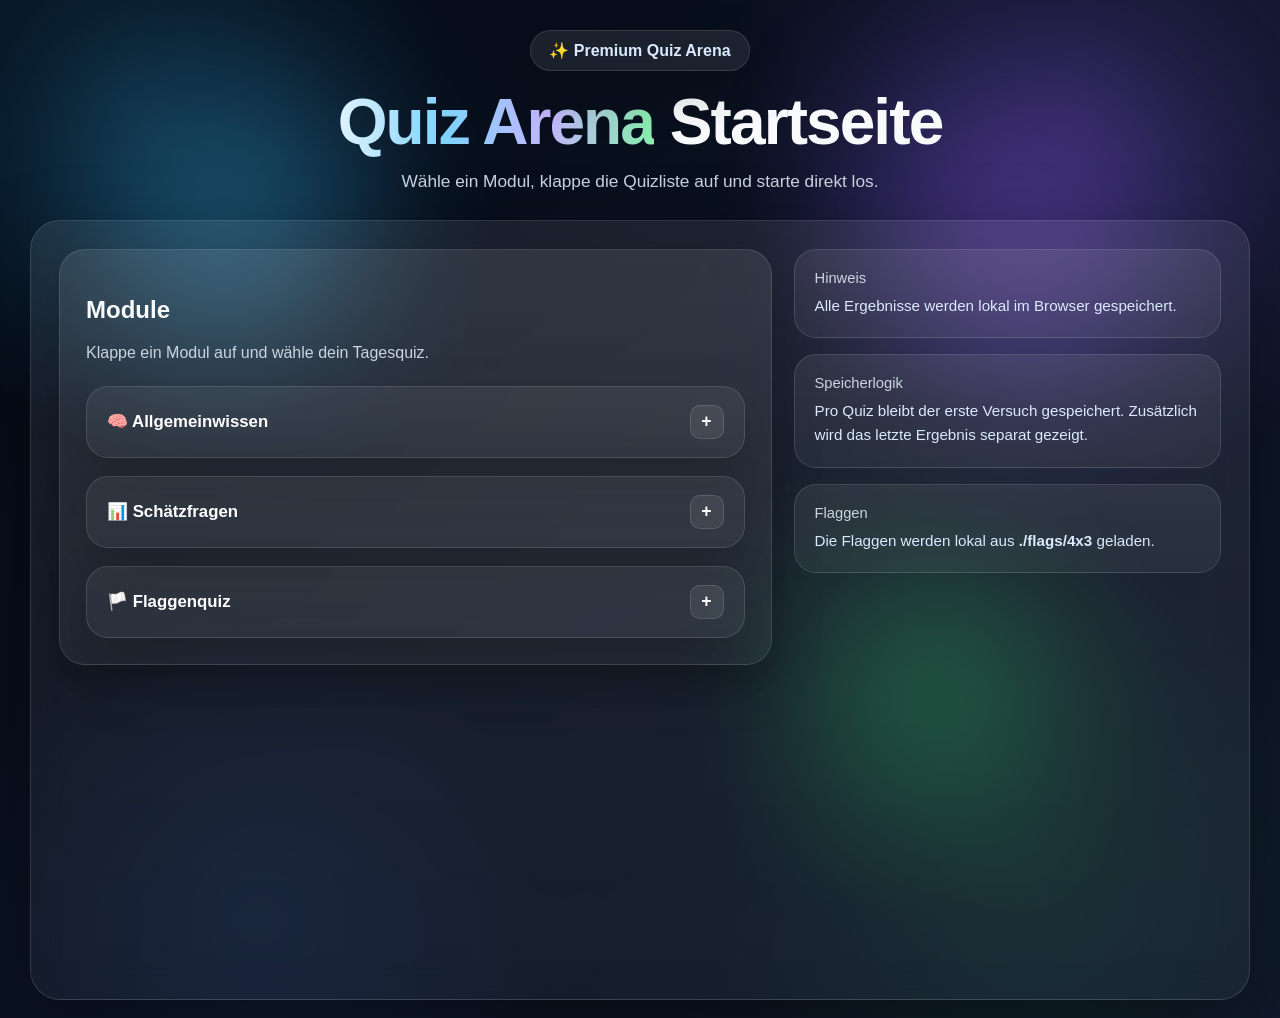
<file: index.html>
<!DOCTYPE html>
<html lang="de">
<head>
  <meta charset="UTF-8" />
  <meta name="viewport" content="width=device-width, initial-scale=1.0" />
  <title>Quiz Arena</title>
  <link rel="stylesheet" href="style.css" />
</head>
<body>
  <div class="bg-glow">
    <div class="glow one"></div>
    <div class="glow two"></div>
    <div class="glow three"></div>
  </div>

  <div class="app">
    <div class="hero">
      <div class="hero-badge">✨ Premium Quiz Arena</div>
      <h1><span class="gradient-text">Quiz Arena</span> Startseite</h1>
      <p>
        Wähle ein Modul, klappe die Quizliste auf und starte direkt los.
      </p>
    </div>

    <div class="shell screen active">
      <div class="start-layout">
        <div class="premium-panel">
          <h2>Module</h2>
          <p class="muted">
            Klappe ein Modul auf und wähle dein Tagesquiz.
          </p>

          <div class="module-accordion">

            <div class="module-card">
              <button class="module-toggle" onclick="toggleModule('general-module')">
                <span>🧠 Allgemeinwissen</span>
                <span class="module-toggle-icon" id="general-module-icon">+</span>
              </button>
              <div class="module-content" id="general-module">
                <div class="quiz-link-grid">
                  <a class="quiz-link-card" href="general-1.html">
                    <div class="quiz-link-number">1</div>
                    <div class="quiz-link-title">Quiz 1</div>
                    <div class="quiz-link-result" id="general-1-result">Noch nicht gespielt</div>
                  </a>

                  <a class="quiz-link-card" href="general-2.html">
                    <div class="quiz-link-number">2</div>
                    <div class="quiz-link-title">Quiz 2</div>
                    <div class="quiz-link-result" id="general-2-result">Noch nicht gespielt</div>
                  </a>

                  <a class="quiz-link-card quiz-link-card-disabled" href="javascript:void(0)">
                    <div class="quiz-link-number">3</div>
                    <div class="quiz-link-title">Quiz 3</div>
                    <div class="quiz-link-result">Demnächst</div>
                  </a>

                  <a class="quiz-link-card quiz-link-card-disabled" href="javascript:void(0)">
                    <div class="quiz-link-number">4</div>
                    <div class="quiz-link-title">Quiz 4</div>
                    <div class="quiz-link-result">Demnächst</div>
                  </a>

                  <a class="quiz-link-card quiz-link-card-disabled" href="javascript:void(0)">
                    <div class="quiz-link-number">5</div>
                    <div class="quiz-link-title">Quiz 5</div>
                    <div class="quiz-link-result">Demnächst</div>
                  </a>

                  <a class="quiz-link-card quiz-link-card-disabled" href="javascript:void(0)">
                    <div class="quiz-link-number">6</div>
                    <div class="quiz-link-title">Quiz 6</div>
                    <div class="quiz-link-result">Demnächst</div>
                  </a>
                </div>

                <div class="summary-card">
                  <div class="summary-label">Gesamtwertung Allgemeinwissen</div>
                  <div class="summary-value" id="general-total-result">Noch keine Daten</div>
                </div>
              </div>
            </div>

            <div class="module-card">
              <button class="module-toggle" onclick="toggleModule('estimate-module')">
                <span>📊 Schätzfragen</span>
                <span class="module-toggle-icon" id="estimate-module-icon">+</span>
              </button>
              <div class="module-content" id="estimate-module">
                <div class="quiz-link-grid">
                  <a class="quiz-link-card" href="estimate-1.html">
                    <div class="quiz-link-number">1</div>
                    <div class="quiz-link-title">Quiz 1</div>
                    <div class="quiz-link-result" id="estimate-1-result">Noch nicht gespielt</div>
                  </a>

                  <a class="quiz-link-card" href="estimate-2.html">
                    <div class="quiz-link-number">2</div>
                    <div class="quiz-link-title">Quiz 2</div>
                    <div class="quiz-link-result" id="estimate-2-result">Noch nicht gespielt</div>
                  </a>

                  <a class="quiz-link-card quiz-link-card-disabled" href="javascript:void(0)">
                    <div class="quiz-link-number">3</div>
                    <div class="quiz-link-title">Quiz 3</div>
                    <div class="quiz-link-result">Demnächst</div>
                  </a>

                  <a class="quiz-link-card quiz-link-card-disabled" href="javascript:void(0)">
                    <div class="quiz-link-number">4</div>
                    <div class="quiz-link-title">Quiz 4</div>
                    <div class="quiz-link-result">Demnächst</div>
                  </a>

                  <a class="quiz-link-card quiz-link-card-disabled" href="javascript:void(0)">
                    <div class="quiz-link-number">5</div>
                    <div class="quiz-link-title">Quiz 5</div>
                    <div class="quiz-link-result">Demnächst</div>
                  </a>

                  <a class="quiz-link-card quiz-link-card-disabled" href="javascript:void(0)">
                    <div class="quiz-link-number">6</div>
                    <div class="quiz-link-title">Quiz 6</div>
                    <div class="quiz-link-result">Demnächst</div>
                  </a>
                </div>

                <div class="summary-card">
                  <div class="summary-label">Gesamtwertung Schätzfragen</div>
                  <div class="summary-value" id="estimate-total-result">Noch keine Daten</div>
                </div>
              </div>
            </div>

            <div class="module-card">
              <button class="module-toggle" onclick="toggleModule('flags-module')">
                <span>🏳️ Flaggenquiz</span>
                <span class="module-toggle-icon" id="flags-module-icon">+</span>
              </button>
              <div class="module-content" id="flags-module">
                <div class="quiz-link-grid">
                  <a class="quiz-link-card" href="flags.html">
                    <div class="quiz-link-number">1</div>
                    <div class="quiz-link-title">Flaggenquiz 1</div>
                    <div class="quiz-link-result" id="flags-result">Noch nicht gespielt</div>
                  </a>

                  <a class="quiz-link-card quiz-link-card-disabled" href="javascript:void(0)">
                    <div class="quiz-link-number">2</div>
                    <div class="quiz-link-title">Flaggenquiz 2</div>
                    <div class="quiz-link-result">Demnächst</div>
                  </a>

                  <a class="quiz-link-card quiz-link-card-disabled" href="javascript:void(0)">
                    <div class="quiz-link-number">3</div>
                    <div class="quiz-link-title">Flaggenquiz 3</div>
                    <div class="quiz-link-result">Demnächst</div>
                  </a>

                  <a class="quiz-link-card quiz-link-card-disabled" href="javascript:void(0)">
                    <div class="quiz-link-number">4</div>
                    <div class="quiz-link-title">Flaggenquiz 4</div>
                    <div class="quiz-link-result">Demnächst</div>
                  </a>

                  <a class="quiz-link-card quiz-link-card-disabled" href="javascript:void(0)">
                    <div class="quiz-link-number">5</div>
                    <div class="quiz-link-title">Flaggenquiz 5</div>
                    <div class="quiz-link-result">Demnächst</div>
                  </a>

                  <a class="quiz-link-card quiz-link-card-disabled" href="javascript:void(0)">
                    <div class="quiz-link-number">6</div>
                    <div class="quiz-link-title">Flaggenquiz 6</div>
                    <div class="quiz-link-result">Demnächst</div>
                  </a>
                </div>

                <div class="summary-card">
                  <div class="summary-label">Gesamtwertung Flaggenquiz</div>
                  <div class="summary-value" id="flags-total-result">Noch keine Daten</div>
                </div>
              </div>
            </div>

          </div>
        </div>

        <div class="record-stack">
          <div class="record-card">
            <div class="record-label">Hinweis</div>
            <div class="record-note">
              Alle Ergebnisse werden lokal im Browser gespeichert.
            </div>
          </div>

          <div class="record-card">
            <div class="record-label">Speicherlogik</div>
            <div class="record-note">
              Pro Quiz bleibt der erste Versuch gespeichert. Zusätzlich wird das letzte Ergebnis separat gezeigt.
            </div>
          </div>

          <div class="record-card">
            <div class="record-label">Flaggen</div>
            <div class="record-note">
              Die Flaggen werden lokal aus <strong>./flags/4x3</strong> geladen.
            </div>
          </div>
        </div>
      </div>
    </div>
  </div>

  <script src="script.js"></script>
  <script>
    renderHomeStats();
  </script>
</body>
</html>
</file>
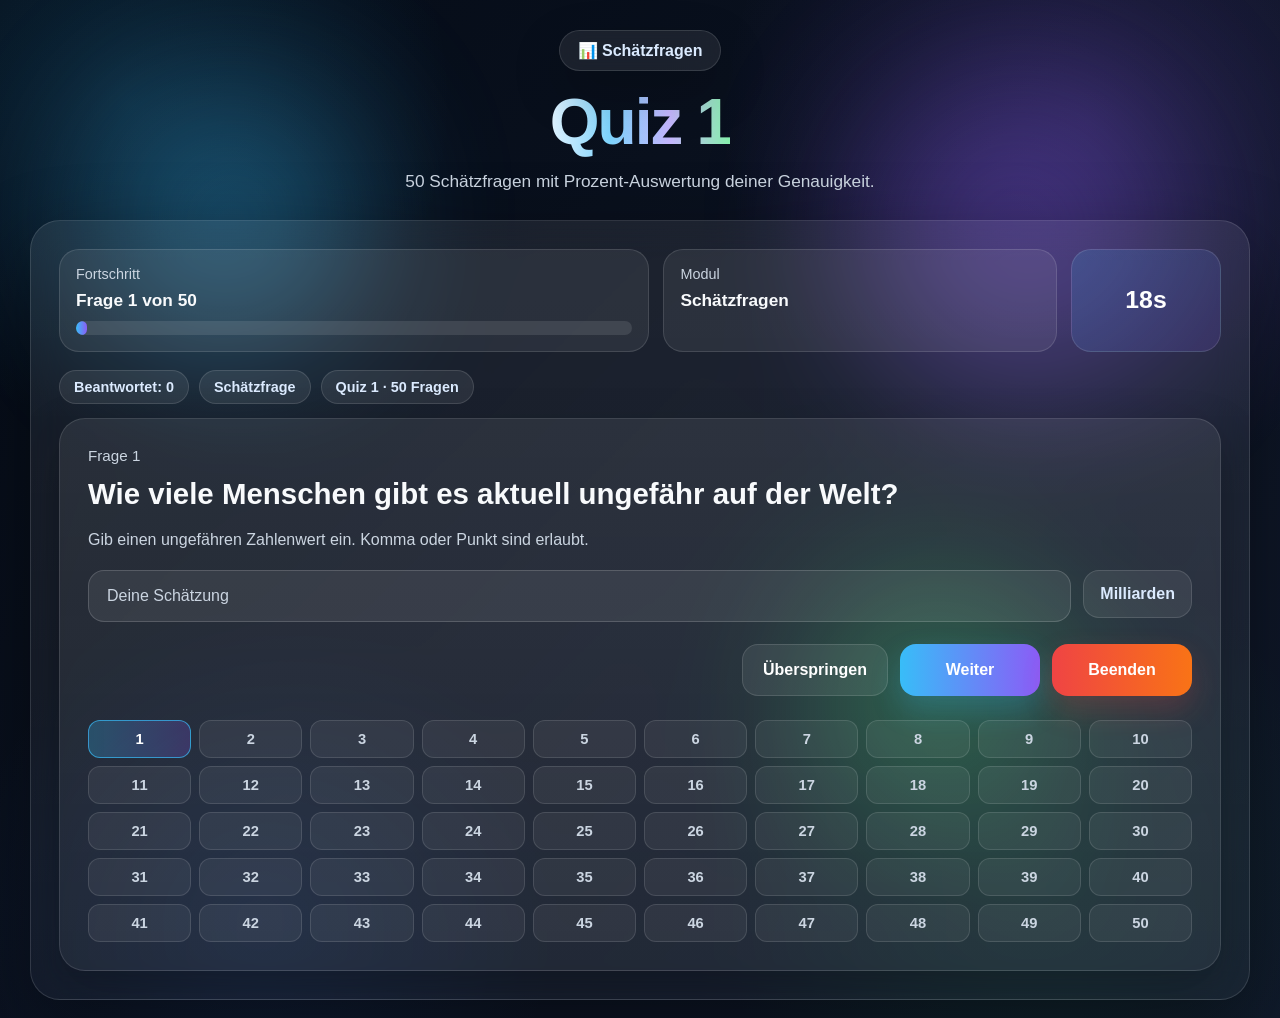
<file: estimate-1.html>
<!DOCTYPE html>
<html lang="de">
<head>
  <meta charset="UTF-8" />
  <meta name="viewport" content="width=device-width, initial-scale=1.0" />
  <title>Schätzfragen 1</title>
  <link rel="stylesheet" href="style.css" />
</head>
<body>
  <div class="bg-glow">
    <div class="glow one"></div>
    <div class="glow two"></div>
    <div class="glow three"></div>
  </div>

  <div class="app">
    <div class="hero">
      <div class="hero-badge">📊 Schätzfragen</div>
      <h1><span class="gradient-text">Quiz 1</span></h1>
      <p>50 Schätzfragen mit Prozent-Auswertung deiner Genauigkeit.</p>
    </div>

    <div id="quizScreen" class="shell screen active">
      <div class="quiz-topbar">
        <div class="panel">
          <div class="panel-label">Fortschritt</div>
          <div class="panel-value" id="progressText">Frage 1 von X</div>
          <div class="progress-bar">
            <div class="progress-fill" id="progressFill"></div>
          </div>
        </div>

        <div class="panel">
          <div class="panel-label">Modul</div>
          <div class="panel-value" id="modeText">Schätzfragen</div>
        </div>

        <div class="timer-box" id="timerBox">20s</div>
      </div>

      <div class="quiz-meta-row">
        <div class="badge" id="answeredText">Beantwortet: 0</div>
        <div class="badge" id="questionTypeText">Schätzfrage</div>
        <div class="badge" id="extraModeInfo">Quiz 1 · 50 Fragen</div>
      </div>

      <div class="question-card">
        <div class="question-number" id="questionNumber"></div>
        <div class="question-title" id="questionTitle"></div>
        <div class="question-help" id="questionHelp"></div>

        <div id="dynamicAnswerArea"></div>

        <div class="quiz-actions">
          <button class="btn-secondary" onclick="skipQuestion(state)">Überspringen</button>
          <button class="btn-primary" onclick="nextQuestion(state)">Weiter</button>
          <button class="btn-danger" onclick="finishQuiz(state)">Beenden</button>
        </div>

        <div class="mini-map" id="miniMap"></div>
      </div>
    </div>

    <div id="resultScreen" style="display:none;"></div>
  </div>

  <script src="script.js"></script>
  <script>
    const questions = [
      { question: "Wie viele Menschen gibt es aktuell ungefähr auf der Welt?", unit: "Milliarden", answer: 8.3 },
      { question: "Wie hoch ist der Mount Everest ungefähr?", unit: "Meter", answer: 8849 },
      { question: "Wie viele Kontinente gibt es auf der Erde?", unit: "Anzahl", answer: 7 },
      { question: "Wie viele Knochen hat ein erwachsener Mensch ungefähr?", unit: "Anzahl", answer: 206 },
      { question: "Wie lange ist ein Marathon?", unit: "Kilometer", answer: 42.195 },
      { question: "Wie viele Länder gibt es auf der Welt ungefähr?", unit: "Anzahl", answer: 195 },
      { question: "Wie groß ist die Lichtgeschwindigkeit ungefähr?", unit: "km/s", answer: 299792 },
      { question: "Wie viele Tage hat ein normales Jahr?", unit: "Tage", answer: 365 },
      { question: "Wie tief ist der Marianengraben ungefähr an seiner tiefsten Stelle?", unit: "Meter", answer: 10984 },
      { question: "Wie viele Tasten hat ein klassisches Klavier normalerweise?", unit: "Anzahl", answer: 88 },
      { question: "Wie alt ist die Erde ungefähr?", unit: "Milliarden Jahre", answer: 4.54 },
      { question: "Wie viele Minuten hat ein Tag?", unit: "Minuten", answer: 1440 },
      { question: "Wie viele Meter ist ein Fußballtor breit?", unit: "Meter", answer: 7.32 },
      { question: "Wie viele Planeten hat unser Sonnensystem?", unit: "Anzahl", answer: 8 },
      { question: "Wie hoch ist die durchschnittliche Körpertemperatur des Menschen?", unit: "°C", answer: 37 },
      { question: "Wie groß ist der Durchmesser der Erde ungefähr?", unit: "Kilometer", answer: 12742 },
      { question: "Wie lang ist der Nil ungefähr?", unit: "Kilometer", answer: 6650 },
      { question: "Wie viele Bundesländer hat Deutschland?", unit: "Anzahl", answer: 16 },
      { question: "Wie viele Cent hat ein Euro?", unit: "Anzahl", answer: 100 },
      { question: "Wie viele Bits hat ein Byte?", unit: "Anzahl", answer: 8 },
      { question: "In welchem Jahr begann ungefähr der Zweite Weltkrieg?", unit: "Jahr", answer: 1939 },
      { question: "Wie groß ist Deutschland ungefähr?", unit: "km²", answer: 357582 },
      { question: "Wie viele Einwohner hat Deutschland ungefähr?", unit: "Millionen", answer: 84 },
      { question: "Bei wie viel Grad Celsius friert Wasser?", unit: "°C", answer: 0 },
      { question: "Bei wie viel Grad Celsius kocht Wasser auf Meereshöhe?", unit: "°C", answer: 100 },
      { question: "Wie viele Zoll hat ein Fuß ungefähr?", unit: "Anzahl", answer: 12 },
      { question: "Wie viele Tage braucht die Erde ungefähr für einen Umlauf um die Sonne?", unit: "Tage", answer: 365.25 },
      { question: "Wie viele Zeitzonen hat die Erde ungefähr?", unit: "Anzahl", answer: 24 },
      { question: "Wie viele Zähne hat ein Erwachsener normalerweise?", unit: "Anzahl", answer: 32 },
      { question: "Wie viele Einwohner hat Indien ungefähr?", unit: "Milliarden", answer: 1.43 },
      { question: "Wie alt kann eine Riesenschildkröte ungefähr werden?", unit: "Jahre", answer: 100 },
      { question: "In welchem Jahr fiel ungefähr die Berliner Mauer?", unit: "Jahr", answer: 1989 },
      { question: "Wie viele Sekunden hat eine Stunde?", unit: "Anzahl", answer: 3600 },
      { question: "Wie viele Millimeter sind ein Zentimeter?", unit: "Anzahl", answer: 10 },
      { question: "Wie viele Grad hat ein rechter Winkel?", unit: "Grad", answer: 90 },
      { question: "Wie viele Monde hat die Erde?", unit: "Anzahl", answer: 1 },
      { question: "Wie hoch ist die Zugspitze ungefähr?", unit: "Meter", answer: 2962 },
      { question: "Wie viele Staaten gehören ungefähr zur EU?", unit: "Anzahl", answer: 27 },
      { question: "Wie viele Elemente hat das Periodensystem aktuell?", unit: "Anzahl", answer: 118 },
      { question: "Wie viele Liter Blut hat ein Erwachsener ungefähr?", unit: "Liter", answer: 5 },
      { question: "Wie viele Spieler hat eine Fußballmannschaft auf dem Feld?", unit: "Anzahl", answer: 11 },
      { question: "Wie viele Ecken hat ein Würfel insgesamt?", unit: "Anzahl", answer: 8 },
      { question: "Wie lang ist der Äquator ungefähr?", unit: "Kilometer", answer: 40075 },
      { question: "Wie viele Monate hat ein Jahr?", unit: "Anzahl", answer: 12 },
      { question: "Wie heiß ist die Oberfläche der Sonne ungefähr?", unit: "°C", answer: 5500 },
      { question: "Wie schnell kann ein Gepard ungefähr laufen?", unit: "km/h", answer: 110 },
      { question: "Wie viele Tasten hat eine Standard-PC-Tastatur ungefähr?", unit: "Anzahl", answer: 105 },
      { question: "In welchem Jahr wurde ungefähr Amerika von Kolumbus erreicht?", unit: "Jahr", answer: 1492 },
      { question: "Wie weit ist der Mond im Durchschnitt von der Erde entfernt?", unit: "Kilometer", answer: 384400 },
      { question: "Wie viele Liter Wasser passen ungefähr in einen Kubikmeter?", unit: "Liter", answer: 1000 }
    ];

    const state = createQuizState({
      type: "estimate",
      modeLabel: "Schätzfragen",
      questionType: "Schätzfrage",
      extraInfo: "Quiz 1 · 50 Fragen",
      helpText: "Gib einen ungefähren Zahlenwert ein. Komma oder Punkt sind erlaubt.",
      recordKey: "estimate-1",
      questions,
      timePerQuestion: 20
    });

    renderQuestion(state);
  </script>
</body>
</html>
</file>
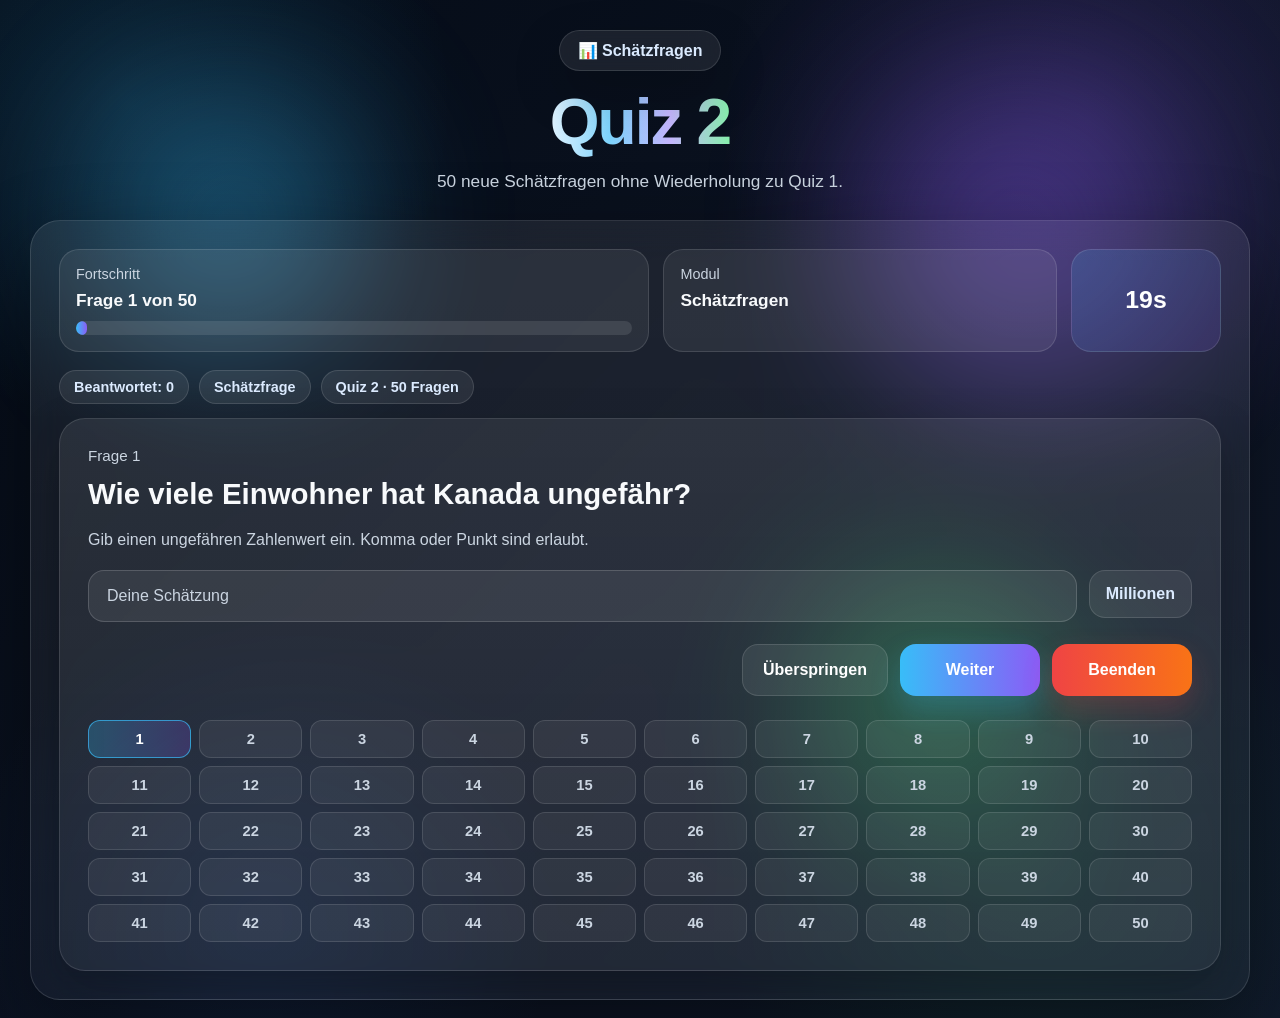
<file: estimate-2.html>
<!DOCTYPE html>
<html lang="de">
<head>
  <meta charset="UTF-8" />
  <meta name="viewport" content="width=device-width, initial-scale=1.0" />
  <title>Schätzfragen 2</title>
  <link rel="stylesheet" href="style.css" />
</head>
<body>
  <div class="bg-glow">
    <div class="glow one"></div>
    <div class="glow two"></div>
    <div class="glow three"></div>
  </div>

  <div class="app">
    <div class="hero">
      <div class="hero-badge">📊 Schätzfragen</div>
      <h1><span class="gradient-text">Quiz 2</span></h1>
      <p>50 neue Schätzfragen ohne Wiederholung zu Quiz 1.</p>
    </div>

    <div id="quizScreen" class="shell screen active">
      <div class="quiz-topbar">
        <div class="panel">
          <div class="panel-label">Fortschritt</div>
          <div class="panel-value" id="progressText">Frage 1 von X</div>
          <div class="progress-bar">
            <div class="progress-fill" id="progressFill"></div>
          </div>
        </div>

        <div class="panel">
          <div class="panel-label">Modul</div>
          <div class="panel-value" id="modeText">Schätzfragen</div>
        </div>

        <div class="timer-box" id="timerBox">20s</div>
      </div>

      <div class="quiz-meta-row">
        <div class="badge" id="answeredText">Beantwortet: 0</div>
        <div class="badge" id="questionTypeText">Schätzfrage</div>
        <div class="badge" id="extraModeInfo">Quiz 2 · 50 Fragen</div>
      </div>

      <div class="question-card">
        <div class="question-number" id="questionNumber"></div>
        <div class="question-title" id="questionTitle"></div>
        <div class="question-help" id="questionHelp"></div>

        <div id="dynamicAnswerArea"></div>

        <div class="quiz-actions">
          <button class="btn-secondary" onclick="skipQuestion(state)">Überspringen</button>
          <button class="btn-primary" onclick="nextQuestion(state)">Weiter</button>
          <button class="btn-danger" onclick="finishQuiz(state)">Beenden</button>
        </div>

        <div class="mini-map" id="miniMap"></div>
      </div>
    </div>

    <div id="resultScreen" style="display:none;"></div>
  </div>

  <script src="script.js"></script>
  <script>
    const questions = [
      { question: "Wie viele Einwohner hat Kanada ungefähr?", unit: "Millionen", answer: 41 },
      { question: "Wie hoch ist der Eiffelturm ungefähr?", unit: "Meter", answer: 330 },
      { question: "Wie viele Spieler stehen bei einem Basketballteam gleichzeitig auf dem Feld?", unit: "Anzahl", answer: 5 },
      { question: "Wie lang ist die Chinesische Mauer ungefähr?", unit: "Kilometer", answer: 21196 },
      { question: "Wie viele Tage hat ein Schaltjahr?", unit: "Tage", answer: 366 },
      { question: "Wie viele Herzen hat ein Oktopus?", unit: "Anzahl", answer: 3 },
      { question: "Wie hoch ist der Burj Khalifa ungefähr?", unit: "Meter", answer: 828 },
      { question: "Wie viele Einwohner hat Japan ungefähr?", unit: "Millionen", answer: 124 },
      { question: "Wie schwer ist ein durchschnittlicher erwachsener Elefant ungefähr?", unit: "Kilogramm", answer: 6000 },
      { question: "Wie viele Sekunden hat ein Tag?", unit: "Anzahl", answer: 86400 },

      { question: "Wie viele Buchstaben hat das deutsche Alphabet?", unit: "Anzahl", answer: 26 },
      { question: "Wie lang ist die Donau ungefähr?", unit: "Kilometer", answer: 2850 },
      { question: "Wie viele Rippen hat ein Mensch normalerweise insgesamt?", unit: "Anzahl", answer: 24 },
      { question: "Wie schnell rotiert die Erde am Äquator ungefähr?", unit: "km/h", answer: 1670 },
      { question: "Wie viele Einwohner hat Frankreich ungefähr?", unit: "Millionen", answer: 68 },
      { question: "Wie hoch ist die Freiheitsstatue ungefähr inklusive Sockel?", unit: "Meter", answer: 93 },
      { question: "Wie viele Farben hat ein klassischer Regenbogen?", unit: "Anzahl", answer: 7 },
      { question: "Wie viele Tage dauert eine Schwangerschaft des Menschen ungefähr?", unit: "Tage", answer: 280 },
      { question: "Wie groß ist die Fläche der Erde ungefähr?", unit: "Millionen km²", answer: 510 },
      { question: "Wie viele Einwohner hat Brasilien ungefähr?", unit: "Millionen", answer: 203 },

      { question: "Wie hoch ist der Kölner Dom ungefähr?", unit: "Meter", answer: 157 },
      { question: "Wie viele Stunden hat eine Woche?", unit: "Stunden", answer: 168 },
      { question: "Wie viele Planetenringe hat Saturn sichtbar als Hauptsystem ungefähr?", unit: "Anzahl", answer: 7 },
      { question: "Wie lang ist ein olympisches Schwimmbecken?", unit: "Meter", answer: 50 },
      { question: "Wie viele Einwohner hat Australien ungefähr?", unit: "Millionen", answer: 27 },
      { question: "Wie viele Saiten hat eine klassische Gitarre normalerweise?", unit: "Anzahl", answer: 6 },
      { question: "Wie hoch ist die Zugspitze in Fuß ungefähr?", unit: "Fuß", answer: 9718 },
      { question: "Wie viele Ziffern hat eine Telefonnummer in Deutschland oft ungefähr ohne Vorwahltrennung?", unit: "Anzahl", answer: 11 },
      { question: "Wie tief ist der Bodensee ungefähr maximal?", unit: "Meter", answer: 254 },
      { question: "Wie viele Einwohner hat Spanien ungefähr?", unit: "Millionen", answer: 48 },

      { question: "Wie viele Minuten dauert ein Fußballspiel regulär?", unit: "Minuten", answer: 90 },
      { question: "Wie viele Wirbel hat die menschliche Wirbelsäule ungefähr?", unit: "Anzahl", answer: 33 },
      { question: "Wie schnell ist Schall in Luft ungefähr?", unit: "m/s", answer: 343 },
      { question: "Wie viele Einwohner hat Italien ungefähr?", unit: "Millionen", answer: 59 },
      { question: "Wie groß ist ein Tennisplatz für Einzel ungefähr in der Länge?", unit: "Meter", answer: 23.77 },
      { question: "Wie viele Stunden dauert ein halber Tag?", unit: "Stunden", answer: 12 },
      { question: "Wie schwer ist ein Liter Wasser ungefähr?", unit: "Kilogramm", answer: 1 },
      { question: "Wie viele Flüsse fließen in den Rhein ungefähr als größere bekannte Nebenflüsse?", unit: "Anzahl", answer: 10 },
      { question: "Wie viele Einwohner hat die USA ungefähr?", unit: "Millionen", answer: 340 },
      { question: "Wie hoch ist die durchschnittliche Flughöhe eines Passagierflugzeugs ungefähr?", unit: "Meter", answer: 11000 },

      { question: "Wie viele Kilometer sind ein Grad Breitengrad ungefähr?", unit: "Kilometer", answer: 111 },
      { question: "Wie viele Tage hat der Februar in einem normalen Jahr?", unit: "Tage", answer: 28 },
      { question: "Wie viele Einwohner hat Polen ungefähr?", unit: "Millionen", answer: 38 },
      { question: "Wie schnell fährt ein ICE maximal ungefähr?", unit: "km/h", answer: 300 },
      { question: "Wie alt wurde die älteste bekannte Person ungefähr?", unit: "Jahre", answer: 122 },
      { question: "Wie viele Knochen hat eine Hand ungefähr inklusive Handwurzel?", unit: "Anzahl", answer: 27 },
      { question: "Wie viele Zehen hat ein Mensch normalerweise?", unit: "Anzahl", answer: 10 },
      { question: "Wie lang ist der Ärmelkanal-Tunnel ungefähr?", unit: "Kilometer", answer: 50 },
      { question: "Wie viele Einwohner hat die Türkei ungefähr?", unit: "Millionen", answer: 85 },
      { question: "Wie groß ist die Durchschnittsgröße eines Erwachsenen weltweit ungefähr?", unit: "cm", answer: 170 }
    ];

    const state = createQuizState({
      type: "estimate",
      modeLabel: "Schätzfragen",
      questionType: "Schätzfrage",
      extraInfo: "Quiz 2 · 50 Fragen",
      helpText: "Gib einen ungefähren Zahlenwert ein. Komma oder Punkt sind erlaubt.",
      recordKey: "estimate-2",
      questions,
      timePerQuestion: 20
    });

    renderQuestion(state);
  </script>
</body>
</html>
</file>
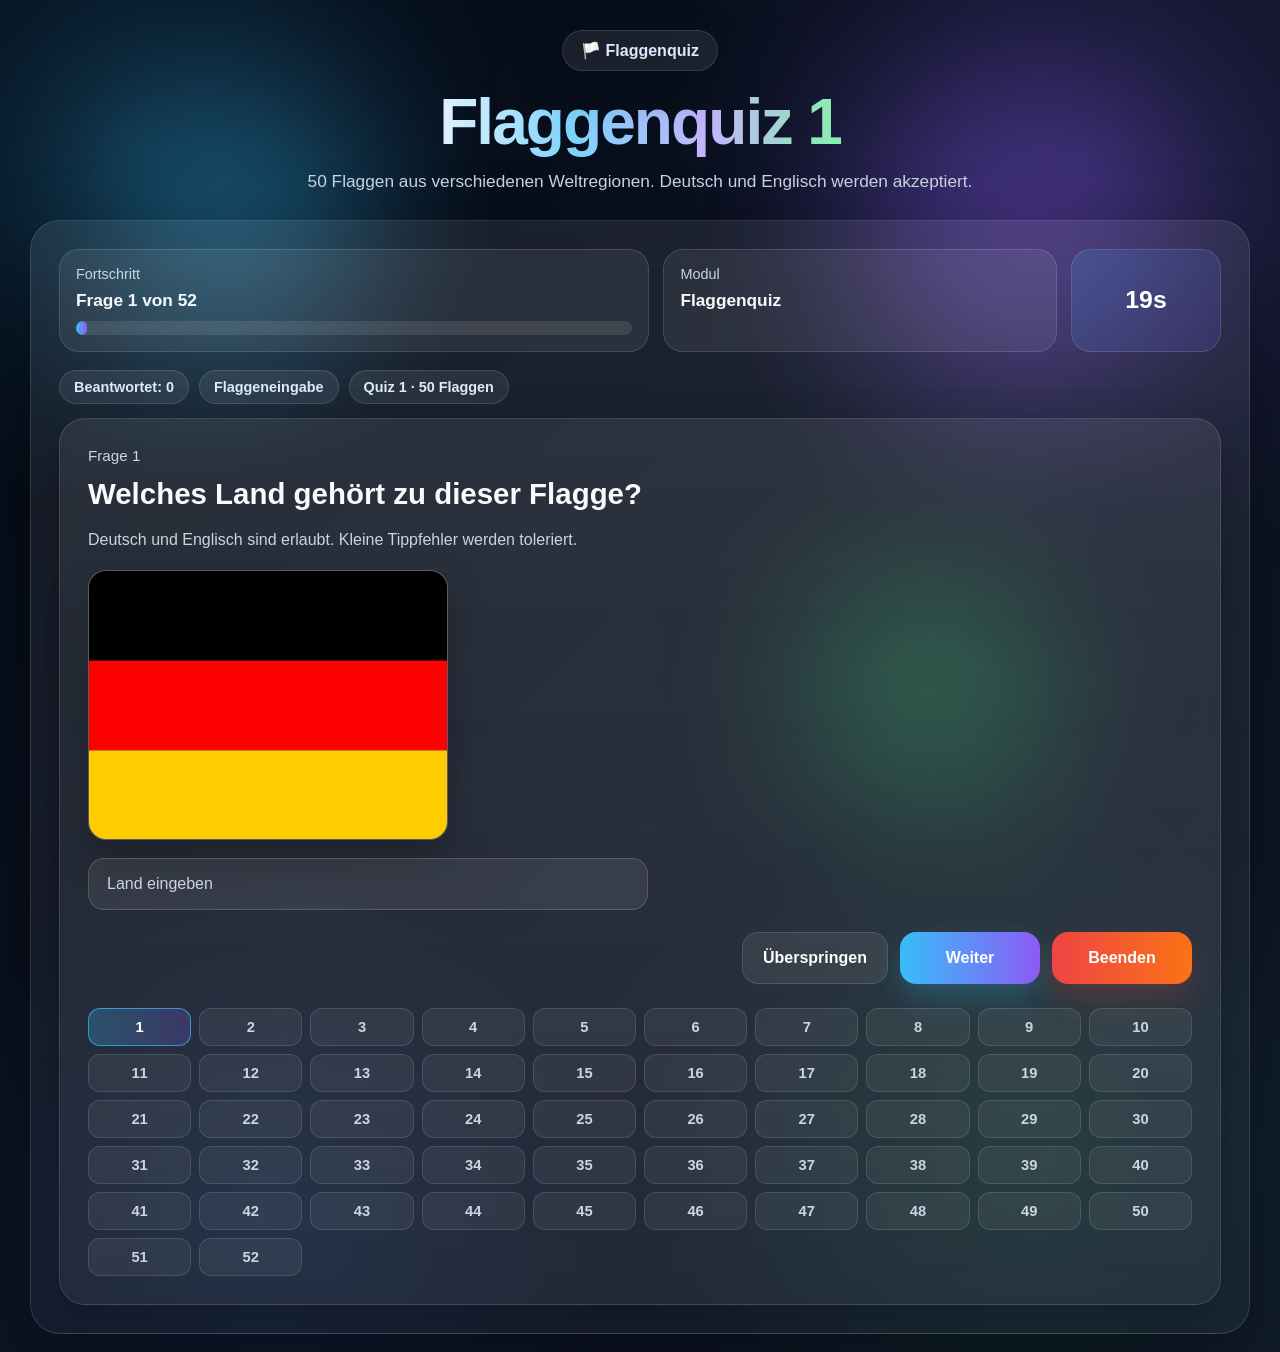
<file: flags.html>
<!DOCTYPE html>
<html lang="de">
<head>
  <meta charset="UTF-8" />
  <meta name="viewport" content="width=device-width, initial-scale=1.0" />
  <title>Flaggenquiz</title>
  <link rel="stylesheet" href="style.css" />
</head>
<body>
  <div class="bg-glow">
    <div class="glow one"></div>
    <div class="glow two"></div>
    <div class="glow three"></div>
  </div>

  <div class="app">
    <div class="hero">
      <div class="hero-badge">🏳️ Flaggenquiz</div>
      <h1><span class="gradient-text">Flaggenquiz 1</span></h1>
      <p>50 Flaggen aus verschiedenen Weltregionen. Deutsch und Englisch werden akzeptiert.</p>
    </div>

    <div id="quizScreen" class="shell screen active">
      <div class="quiz-topbar">
        <div class="panel">
          <div class="panel-label">Fortschritt</div>
          <div class="panel-value" id="progressText">Frage 1 von X</div>
          <div class="progress-bar">
            <div class="progress-fill" id="progressFill"></div>
          </div>
        </div>

        <div class="panel">
          <div class="panel-label">Modul</div>
          <div class="panel-value" id="modeText">Flaggenquiz</div>
        </div>

        <div class="timer-box" id="timerBox">20s</div>
      </div>

      <div class="quiz-meta-row">
        <div class="badge" id="answeredText">Beantwortet: 0</div>
        <div class="badge" id="questionTypeText">Flaggeneingabe</div>
        <div class="badge" id="extraModeInfo">50 Flaggen</div>
      </div>

      <div class="question-card">
        <div class="question-number" id="questionNumber"></div>
        <div class="question-title" id="questionTitle"></div>
        <div class="question-help" id="questionHelp"></div>

        <div id="dynamicAnswerArea"></div>

        <div class="quiz-actions">
          <button class="btn-secondary" onclick="skipQuestion(state)">Überspringen</button>
          <button class="btn-primary" onclick="nextQuestion(state)">Weiter</button>
          <button class="btn-danger" onclick="finishQuiz(state)">Beenden</button>
        </div>

        <div class="mini-map" id="miniMap"></div>
      </div>
    </div>

    <div id="resultScreen" style="display:none;"></div>
  </div>

  <script src="script.js"></script>
  <script>
    const flagCountries = [
      { countryDe: "Deutschland", countryEn: "Germany", code: "de" },
      { countryDe: "Frankreich", countryEn: "France", code: "fr" },
      { countryDe: "Italien", countryEn: "Italy", code: "it" },
      { countryDe: "Spanien", countryEn: "Spain", code: "es" },
      { countryDe: "Portugal", countryEn: "Portugal", code: "pt" },
      { countryDe: "Österreich", countryEn: "Austria", code: "at" },
      { countryDe: "Schweiz", countryEn: "Switzerland", code: "ch" },
      { countryDe: "Niederlande", countryEn: "Netherlands", code: "nl" },
      { countryDe: "Belgien", countryEn: "Belgium", code: "be" },
      { countryDe: "Polen", countryEn: "Poland", code: "pl" },

      { countryDe: "Schweden", countryEn: "Sweden", code: "se" },
      { countryDe: "Norwegen", countryEn: "Norway", code: "no" },
      { countryDe: "Finnland", countryEn: "Finland", code: "fi" },
      { countryDe: "Dänemark", countryEn: "Denmark", code: "dk" },
      { countryDe: "Irland", countryEn: "Ireland", code: "ie" },
      { countryDe: "Island", countryEn: "Iceland", code: "is" },
      { countryDe: "Griechenland", countryEn: "Greece", code: "gr" },
      { countryDe: "Tschechien", countryEn: "Czech Republic", code: "cz" },
      { countryDe: "Ungarn", countryEn: "Hungary", code: "hu" },
      { countryDe: "Rumänien", countryEn: "Romania", code: "ro" },

      { countryDe: "China", countryEn: "China", code: "cn" },
      { countryDe: "Japan", countryEn: "Japan", code: "jp" },
      { countryDe: "Indien", countryEn: "India", code: "in" },
      { countryDe: "Indonesien", countryEn: "Indonesia", code: "id" },
      { countryDe: "Thailand", countryEn: "Thailand", code: "th" },
      { countryDe: "Vietnam", countryEn: "Vietnam", code: "vn" },
      { countryDe: "Pakistan", countryEn: "Pakistan", code: "pk" },
      { countryDe: "Malaysia", countryEn: "Malaysia", code: "my" },
      { countryDe: "Philippinen", countryEn: "Philippines", code: "ph" },
      { countryDe: "Südkorea", countryEn: "South Korea", code: "kr" },

      { countryDe: "Ägypten", countryEn: "Egypt", code: "eg" },
      { countryDe: "Algerien", countryEn: "Algeria", code: "dz" },
      { countryDe: "Marokko", countryEn: "Morocco", code: "ma" },
      { countryDe: "Nigeria", countryEn: "Nigeria", code: "ng" },
      { countryDe: "Kenia", countryEn: "Kenya", code: "ke" },
      { countryDe: "Südafrika", countryEn: "South Africa", code: "za" },
      { countryDe: "Ghana", countryEn: "Ghana", code: "gh" },
      { countryDe: "Senegal", countryEn: "Senegal", code: "sn" },

      { countryDe: "USA", countryEn: "United States", code: "us" },
      { countryDe: "Kanada", countryEn: "Canada", code: "ca" },
      { countryDe: "Mexiko", countryEn: "Mexico", code: "mx" },
      { countryDe: "Costa Rica", countryEn: "Costa Rica", code: "cr" },
      { countryDe: "Guatemala", countryEn: "Guatemala", code: "gt" },
      { countryDe: "Dominikanische Republik", countryEn: "Dominican Republic", code: "do" },

      { countryDe: "Brasilien", countryEn: "Brazil", code: "br" },
      { countryDe: "Argentinien", countryEn: "Argentina", code: "ar" },
      { countryDe: "Chile", countryEn: "Chile", code: "cl" },
      { countryDe: "Peru", countryEn: "Peru", code: "pe" },
      { countryDe: "Kolumbien", countryEn: "Colombia", code: "co" },
      { countryDe: "Uruguay", countryEn: "Uruguay", code: "uy" },

      { countryDe: "Australien", countryEn: "Australia", code: "au" },
      { countryDe: "Neuseeland", countryEn: "New Zealand", code: "nz" }
    ];

    const questions = flagCountries.map(item => ({
      question: "Welches Land gehört zu dieser Flagge?",
      countryDe: item.countryDe,
      countryEn: item.countryEn,
      aliases: [item.countryDe, item.countryEn],
      flag: `${FLAG_BASE_PATH}/${item.code}.svg`
    }));

    const flagNames = [];
    flagCountries.forEach(item => {
      flagNames.push(item.countryDe, item.countryEn);
    });

    const state = createQuizState({
      type: "flags",
      modeLabel: "Flaggenquiz",
      questionType: "Flaggeneingabe",
      extraInfo: "Quiz 1 · 50 Flaggen",
      helpText: "Deutsch und Englisch sind erlaubt. Kleine Tippfehler werden toleriert.",
      recordKey: "flags",
      questions,
      flagNames,
      timePerQuestion: 20
    });

    renderQuestion(state);
  </script>
</body>
</html>
</file>
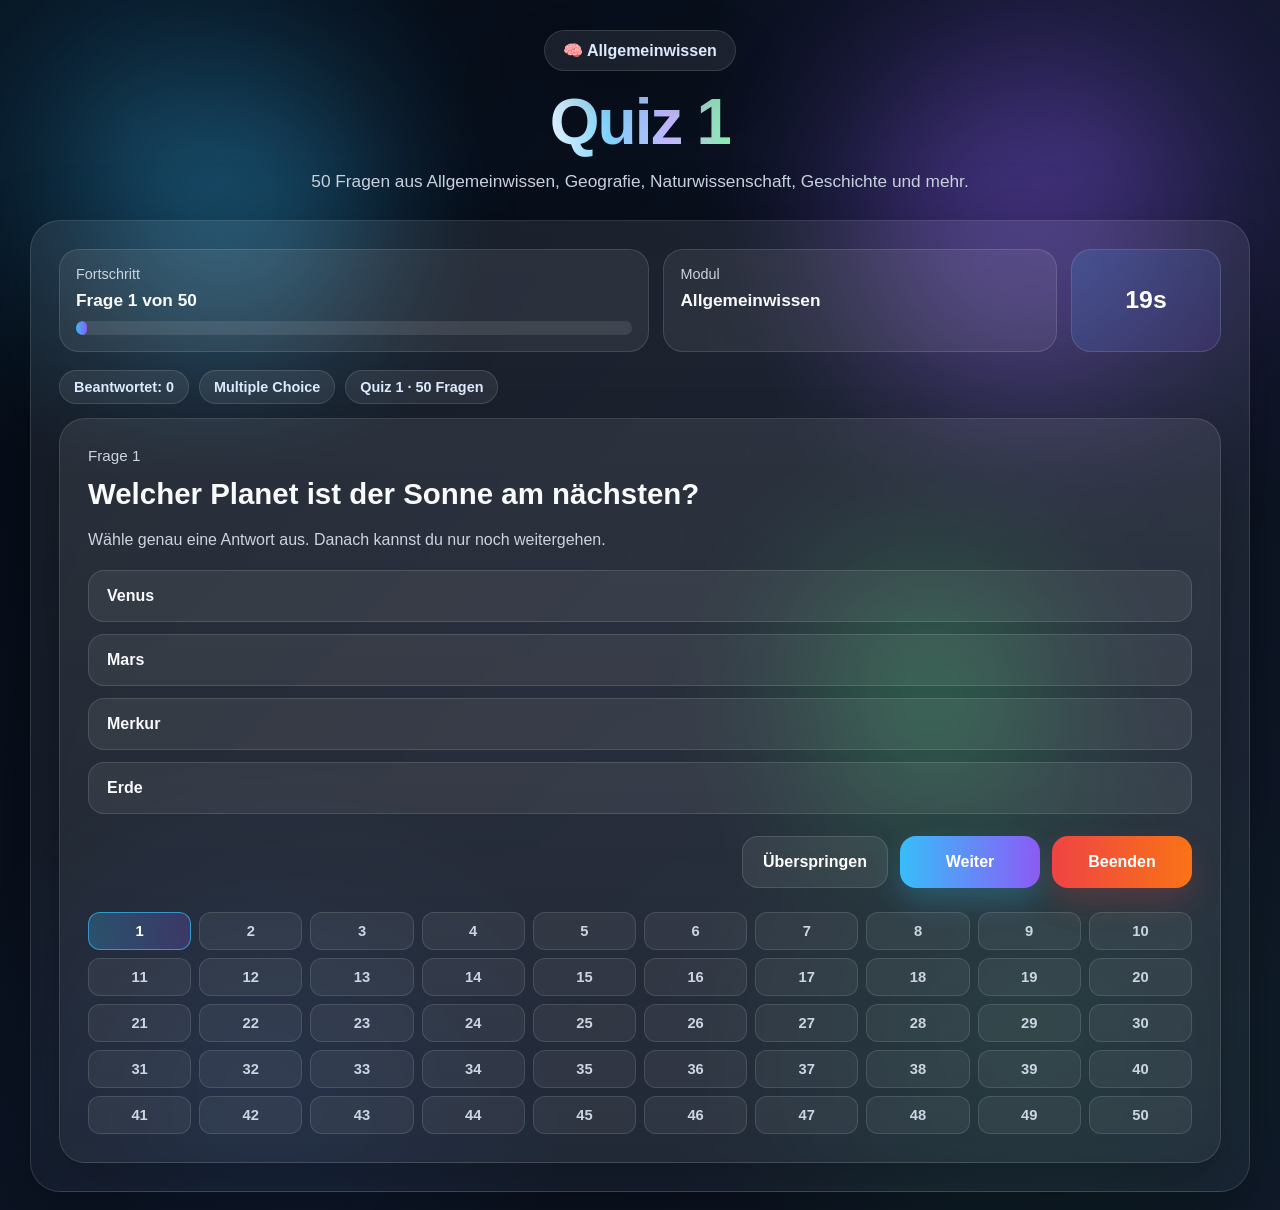
<file: general-1.html>
<!DOCTYPE html>
<html lang="de">
<head>
  <meta charset="UTF-8" />
  <meta name="viewport" content="width=device-width, initial-scale=1.0" />
  <title>Allgemeinwissen 1</title>
  <link rel="stylesheet" href="style.css" />
</head>
<body>
  <div class="bg-glow">
    <div class="glow one"></div>
    <div class="glow two"></div>
    <div class="glow three"></div>
  </div>

  <div class="app">
    <div class="hero">
      <div class="hero-badge">🧠 Allgemeinwissen</div>
      <h1><span class="gradient-text">Quiz 1</span></h1>
      <p>50 Fragen aus Allgemeinwissen, Geografie, Naturwissenschaft, Geschichte und mehr.</p>
    </div>

    <div id="quizScreen" class="shell screen active">
      <div class="quiz-topbar">
        <div class="panel">
          <div class="panel-label">Fortschritt</div>
          <div class="panel-value" id="progressText">Frage 1 von X</div>
          <div class="progress-bar">
            <div class="progress-fill" id="progressFill"></div>
          </div>
        </div>

        <div class="panel">
          <div class="panel-label">Modul</div>
          <div class="panel-value" id="modeText">Allgemeinwissen</div>
        </div>

        <div class="timer-box" id="timerBox">20s</div>
      </div>

      <div class="quiz-meta-row">
        <div class="badge" id="answeredText">Beantwortet: 0</div>
        <div class="badge" id="questionTypeText">Multiple Choice</div>
        <div class="badge" id="extraModeInfo">Quiz 1 · 50 Fragen</div>
      </div>

      <div class="question-card">
        <div class="question-number" id="questionNumber"></div>
        <div class="question-title" id="questionTitle"></div>
        <div class="question-help" id="questionHelp"></div>

        <div id="dynamicAnswerArea"></div>

        <div class="quiz-actions">
          <button class="btn-secondary" onclick="skipQuestion(state)">Überspringen</button>
          <button class="btn-primary" onclick="nextQuestion(state)">Weiter</button>
          <button class="btn-danger" onclick="finishQuiz(state)">Beenden</button>
        </div>

        <div class="mini-map" id="miniMap"></div>
      </div>
    </div>

    <div id="resultScreen" style="display:none;"></div>
  </div>

  <script src="script.js"></script>
  <script>
    const questions = [
      { question: "Welcher Planet ist der Sonne am nächsten?", options: ["Venus", "Mars", "Merkur", "Erde"], answer: 2 },
      { question: "Wie viele Kontinente gibt es üblicherweise auf der Erde?", options: ["5", "6", "7", "8"], answer: 2 },
      { question: "Was ist die Hauptstadt von Kanada?", options: ["Toronto", "Vancouver", "Ottawa", "Montreal"], answer: 2 },
      { question: "Welches Organ pumpt das Blut durch den Körper?", options: ["Leber", "Herz", "Lunge", "Niere"], answer: 1 },
      { question: "In welchem Jahr begann der Erste Weltkrieg?", options: ["1914", "1918", "1939", "1905"], answer: 0 },
      { question: "Welches Gas atmen Menschen hauptsächlich ein, um zu überleben?", options: ["Stickstoff", "Kohlenstoffdioxid", "Sauerstoff", "Helium"], answer: 2 },
      { question: "Wie heißt das größte Tier der Welt?", options: ["Afrikanischer Elefant", "Blauwal", "Pottwal", "Giraffe"], answer: 1 },
      { question: "Welcher Ozean ist der größte?", options: ["Atlantik", "Indischer Ozean", "Arktischer Ozean", "Pazifik"], answer: 3 },
      { question: "Welches Land hat die Form eines Stiefels?", options: ["Spanien", "Griechenland", "Italien", "Portugal"], answer: 2 },
      { question: "Wie viele Tage hat ein Schaltjahr?", options: ["365", "366", "364", "367"], answer: 1 },
      { question: "Welche Farbe entsteht aus Blau und Gelb?", options: ["Grün", "Lila", "Orange", "Rot"], answer: 0 },
      { question: "Welche Währung wird in Japan verwendet?", options: ["Won", "Yuan", "Yen", "Ringgit"], answer: 2 },
      { question: "Welcher Kontinent ist flächenmäßig der größte?", options: ["Afrika", "Europa", "Asien", "Nordamerika"], answer: 2 },
      { question: "Wie viele Minuten hat eine Stunde?", options: ["100", "60", "24", "90"], answer: 1 },
      { question: "Welches Metall ist bei Raumtemperatur flüssig?", options: ["Silber", "Eisen", "Quecksilber", "Aluminium"], answer: 2 },
      { question: "Wie heißt der längste Fluss der Welt, der häufig genannt wird?", options: ["Nil", "Amazonas", "Mississippi", "Donau"], answer: 0 },
      { question: "Welcher Stern ist der Erde am nächsten?", options: ["Sirius", "Die Sonne", "Polarstern", "Alpha Centauri"], answer: 1 },
      { question: "Was ist die Quadratwurzel von 81?", options: ["7", "8", "9", "10"], answer: 2 },
      { question: "In welchem Land stehen die Pyramiden von Gizeh?", options: ["Mexiko", "Ägypten", "Jordanien", "Indien"], answer: 1 },
      { question: "Welches ist das kleinste Land der Welt?", options: ["Monaco", "San Marino", "Vatikanstadt", "Liechtenstein"], answer: 2 },
      { question: "Wie viele Zähne hat ein erwachsener Mensch normalerweise?", options: ["28", "30", "32", "36"], answer: 2 },
      { question: "Welches Element hat das chemische Symbol O?", options: ["Gold", "Osmium", "Sauerstoff", "Oxid"], answer: 2 },
      { question: "Welche Sprache wird in Brasilien hauptsächlich gesprochen?", options: ["Spanisch", "Portugiesisch", "Französisch", "Englisch"], answer: 1 },
      { question: "Wie viele Planeten hat unser Sonnensystem?", options: ["7", "8", "9", "10"], answer: 1 },
      { question: "Welches Land ist für das Ahornblatt als Symbol bekannt?", options: ["Kanada", "Norwegen", "Schweden", "Finnland"], answer: 0 },
      { question: "Wie nennt man gefrorenes Wasser?", options: ["Nebel", "Dampf", "Tau", "Eis"], answer: 3 },
      { question: "Wer entwickelte die Relativitätstheorie?", options: ["Isaac Newton", "Albert Einstein", "Galileo Galilei", "Nikola Tesla"], answer: 1 },
      { question: "Welche ist die größte Wüste der Erde?", options: ["Sahara", "Arabische Wüste", "Antarktis", "Gobi"], answer: 2 },
      { question: "Welches Instrument misst Erdbeben?", options: ["Barometer", "Thermometer", "Seismograf", "Mikroskop"], answer: 2 },
      { question: "Welche Zahl ist eine Primzahl?", options: ["9", "15", "17", "21"], answer: 2 },
      { question: "Wie viele Bundesländer hat Deutschland?", options: ["14", "15", "16", "17"], answer: 2 },
      { question: "Welche Blutgruppe gilt als Universalspender für rote Blutkörperchen?", options: ["AB+", "0 negativ", "A+", "B negativ"], answer: 1 },
      { question: "Welcher Planet ist für seine Ringe bekannt?", options: ["Mars", "Jupiter", "Saturn", "Neptun"], answer: 2 },
      { question: "Welche Einheit misst elektrische Spannung?", options: ["Watt", "Volt", "Ampere", "Ohm"], answer: 1 },
      { question: "In welcher Stadt steht der Eiffelturm?", options: ["Lyon", "Marseille", "Paris", "Nizza"], answer: 2 },
      { question: "Welcher Teil der Pflanze nimmt meist Wasser aus dem Boden auf?", options: ["Blüte", "Blatt", "Wurzel", "Samen"], answer: 2 },
      { question: "Wie viele Sekunden hat eine Minute?", options: ["100", "60", "30", "90"], answer: 1 },
      { question: "Was ist H2O?", options: ["Salz", "Wasser", "Sauerstoff", "Wasserstoff"], answer: 1 },
      { question: "Welches Land hat die meisten Einwohner?", options: ["USA", "Indien", "China", "Indonesien"], answer: 1 },
      { question: "Welche Naturkraft hält uns auf dem Boden?", options: ["Magnetismus", "Reibung", "Schwerkraft", "Druck"], answer: 2 },
      { question: "Wie viele Seiten hat ein Hexagon?", options: ["5", "6", "7", "8"], answer: 1 },
      { question: "Welcher Planet wird als roter Planet bezeichnet?", options: ["Venus", "Jupiter", "Mars", "Merkur"], answer: 2 },
      { question: "Welche ist die größte Insel der Welt?", options: ["Madagaskar", "Grönland", "Borneo", "Neuguinea"], answer: 1 },
      { question: "Was braucht Feuer neben Wärme und Brennstoff außerdem?", options: ["Kohlendioxid", "Stickstoff", "Sauerstoff", "Helium"], answer: 2 },
      { question: "In welchem Aggregatzustand ist Wasser bei 100°C auf Meereshöhe überwiegend?", options: ["Fest", "Flüssig", "Gasförmig", "Plasma"], answer: 2 },
      { question: "Wie heißt die Hauptstadt von Australien?", options: ["Sydney", "Melbourne", "Canberra", "Perth"], answer: 2 },
      { question: "Welche mathematische Zahl wird oft mit 3,14 angenähert?", options: ["e", "Pi", "Phi", "Delta"], answer: 1 },
      { question: "Welcher Planet ist der größte in unserem Sonnensystem?", options: ["Saturn", "Erde", "Jupiter", "Neptun"], answer: 2 },
      { question: "Was ist das Gegenteil von Verdunstung?", options: ["Schmelzen", "Gefrieren", "Kondensation", "Sieden"], answer: 2 },
      { question: "Welche Linie teilt die Erde in Nord- und Südhalbkugel?", options: ["Nullmeridian", "Wendekreis", "Äquator", "Polarkreis"], answer: 2 }
    ];

    const state = createQuizState({
      type: "general",
      modeLabel: "Allgemeinwissen",
      questionType: "Multiple Choice",
      extraInfo: "Quiz 1 · 50 Fragen",
      helpText: "Wähle genau eine Antwort aus. Danach kannst du nur noch weitergehen.",
      recordKey: "general-1",
      questions,
      timePerQuestion: 20
    });

    renderQuestion(state);
  </script>
</body>
</html>
</file>
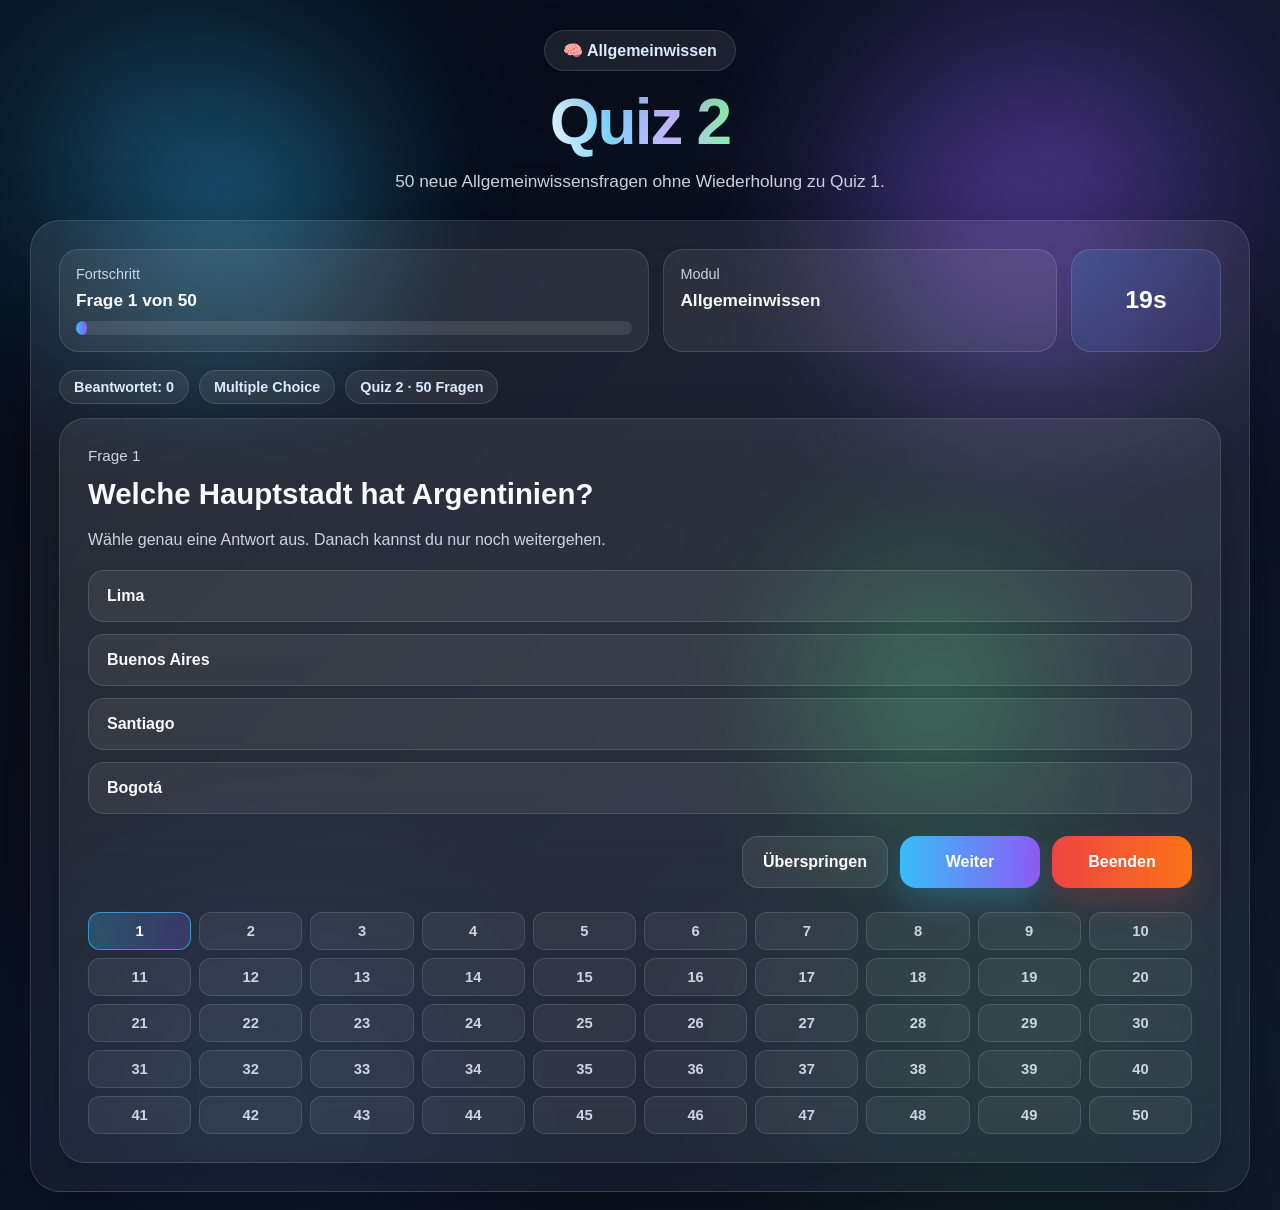
<file: general-2.html>
<!DOCTYPE html>
<html lang="de">
<head>
  <meta charset="UTF-8" />
  <meta name="viewport" content="width=device-width, initial-scale=1.0" />
  <title>Allgemeinwissen 2</title>
  <link rel="stylesheet" href="style.css" />
</head>
<body>
  <div class="bg-glow">
    <div class="glow one"></div>
    <div class="glow two"></div>
    <div class="glow three"></div>
  </div>

  <div class="app">
    <div class="hero">
      <div class="hero-badge">🧠 Allgemeinwissen</div>
      <h1><span class="gradient-text">Quiz 2</span></h1>
      <p>50 neue Allgemeinwissensfragen ohne Wiederholung zu Quiz 1.</p>
    </div>

    <div id="quizScreen" class="shell screen active">
      <div class="quiz-topbar">
        <div class="panel">
          <div class="panel-label">Fortschritt</div>
          <div class="panel-value" id="progressText">Frage 1 von X</div>
          <div class="progress-bar">
            <div class="progress-fill" id="progressFill"></div>
          </div>
        </div>

        <div class="panel">
          <div class="panel-label">Modul</div>
          <div class="panel-value" id="modeText">Allgemeinwissen</div>
        </div>

        <div class="timer-box" id="timerBox">20s</div>
      </div>

      <div class="quiz-meta-row">
        <div class="badge" id="answeredText">Beantwortet: 0</div>
        <div class="badge" id="questionTypeText">Multiple Choice</div>
        <div class="badge" id="extraModeInfo">Quiz 2 · 50 Fragen</div>
      </div>

      <div class="question-card">
        <div class="question-number" id="questionNumber"></div>
        <div class="question-title" id="questionTitle"></div>
        <div class="question-help" id="questionHelp"></div>

        <div id="dynamicAnswerArea"></div>

        <div class="quiz-actions">
          <button class="btn-secondary" onclick="skipQuestion(state)">Überspringen</button>
          <button class="btn-primary" onclick="nextQuestion(state)">Weiter</button>
          <button class="btn-danger" onclick="finishQuiz(state)">Beenden</button>
        </div>

        <div class="mini-map" id="miniMap"></div>
      </div>
    </div>

    <div id="resultScreen" style="display:none;"></div>
  </div>

  <script src="script.js"></script>
  <script>
    const questions = [
      { question: "Welche Hauptstadt hat Argentinien?", options: ["Lima", "Buenos Aires", "Santiago", "Bogotá"], answer: 1 },
      { question: "Wie viele Stunden hat ein Tag?", options: ["12", "24", "48", "60"], answer: 1 },
      { question: "Welches Tier ist ein Säugetier?", options: ["Hai", "Delfin", "Forelle", "Tintenfisch"], answer: 1 },
      { question: "Welches chemische Symbol hat Gold?", options: ["Ag", "Gd", "Au", "Go"], answer: 2 },
      { question: "Welche Stadt ist die Hauptstadt von Italien?", options: ["Mailand", "Neapel", "Rom", "Turin"], answer: 2 },
      { question: "Wie viele Monate haben 31 Tage?", options: ["5", "6", "7", "8"], answer: 2 },
      { question: "Welche Einheit misst Widerstand?", options: ["Volt", "Ohm", "Watt", "Ampere"], answer: 1 },
      { question: "Was ist das größte Organ des Menschen?", options: ["Leber", "Lunge", "Haut", "Herz"], answer: 2 },
      { question: "Welcher Planet braucht am längsten für eine Sonnenumrundung?", options: ["Mars", "Jupiter", "Neptun", "Saturn"], answer: 2 },
      { question: "Wie nennt man Tiere, die Pflanzen fressen?", options: ["Karnivoren", "Omnivoren", "Herbivoren", "Detritivoren"], answer: 2 },

      { question: "Welche Hauptstadt hat Schweden?", options: ["Oslo", "Helsinki", "Kopenhagen", "Stockholm"], answer: 3 },
      { question: "Welches Blutgefäß führt vom Herzen weg?", options: ["Vene", "Arterie", "Kapillare", "Ader"], answer: 1 },
      { question: "Wie viele Milliliter sind ein Liter?", options: ["10", "100", "1000", "10000"], answer: 2 },
      { question: "Welche Schicht der Erde ist die äußerste feste Hülle?", options: ["Kern", "Mantel", "Kruste", "Magmaschicht"], answer: 2 },
      { question: "Welche Hauptstadt hat Norwegen?", options: ["Oslo", "Bergen", "Trondheim", "Stockholm"], answer: 0 },
      { question: "Was ist ein Oktogon?", options: ["Dreieck", "Sechseck", "Achteck", "Zehneck"], answer: 2 },
      { question: "Wie nennt man den Vorgang, bei dem Pflanzen Licht nutzen, um Energie zu gewinnen?", options: ["Photosynthese", "Fermentation", "Oxidation", "Atmung"], answer: 0 },
      { question: "Welcher Ozean liegt zwischen Amerika und Europa?", options: ["Indischer Ozean", "Pazifik", "Atlantik", "Arktischer Ozean"], answer: 2 },
      { question: "Wie viele Nullen hat eine Million?", options: ["5", "6", "7", "8"], answer: 1 },
      { question: "Welches Land hat die Hauptstadt Wien?", options: ["Schweiz", "Österreich", "Ungarn", "Slowakei"], answer: 1 },

      { question: "Welche Maßeinheit wird für Masse verwendet?", options: ["Meter", "Sekunde", "Kilogramm", "Liter"], answer: 2 },
      { question: "Welcher Fluss fließt durch Wien, Bratislava und Budapest?", options: ["Rhein", "Elbe", "Donau", "Po"], answer: 2 },
      { question: "Wie viele Farben hat ein klassischer Regenbogen?", options: ["5", "6", "7", "8"], answer: 2 },
      { question: "Welche Hauptstadt hat Portugal?", options: ["Porto", "Lissabon", "Madrid", "Faro"], answer: 1 },
      { question: "Welches Organ produziert Insulin?", options: ["Leber", "Bauchspeicheldrüse", "Magen", "Milz"], answer: 1 },
      { question: "Welche Zahl ist durch 2 und 3 teilbar?", options: ["8", "9", "12", "15"], answer: 2 },
      { question: "Wie nennt man Gestein aus erstarrter Lava?", options: ["Sedimentgestein", "Metamorphes Gestein", "Magmatisches Gestein", "Kalkgestein"], answer: 2 },
      { question: "Welche Hauptstadt hat Griechenland?", options: ["Athen", "Thessaloniki", "Sofia", "Skopje"], answer: 0 },
      { question: "Welche Himmelsrichtung liegt zwischen Norden und Osten?", options: ["Nordwest", "Südost", "Nordost", "Südwest"], answer: 2 },
      { question: "Wie nennt man den kleinsten Baustein eines chemischen Elements?", options: ["Ion", "Molekül", "Atom", "Zelle"], answer: 2 },

      { question: "Welches Meer liegt zwischen Europa und Afrika?", options: ["Schwarzes Meer", "Rotes Meer", "Mittelmeer", "Kaspisches Meer"], answer: 2 },
      { question: "Wie viele Seiten hat ein Rechteck?", options: ["3", "4", "5", "6"], answer: 1 },
      { question: "Welche Hauptstadt hat Finnland?", options: ["Helsinki", "Turku", "Stockholm", "Oslo"], answer: 0 },
      { question: "Welches ist das härteste natürliche Material?", options: ["Gold", "Eisen", "Diamant", "Quarz"], answer: 2 },
      { question: "Wie nennt man Tiere, die sowohl an Land als auch im Wasser leben können?", options: ["Reptilien", "Amphibien", "Vögel", "Insekten"], answer: 1 },
      { question: "Welche Einheit misst Leistung?", options: ["Volt", "Ohm", "Watt", "Lux"], answer: 2 },
      { question: "Wie viele Ecken hat ein Dreieck?", options: ["2", "3", "4", "5"], answer: 1 },
      { question: "Welche Hauptstadt hat Belgien?", options: ["Antwerpen", "Brüssel", "Gent", "Amsterdam"], answer: 1 },
      { question: "Welches Organ filtert Abfallstoffe aus dem Blut?", options: ["Herz", "Niere", "Milz", "Bauchspeicheldrüse"], answer: 1 },
      { question: "Wie nennt man die Temperatur, bei der Wasser gefriert?", options: ["Siedepunkt", "Gefrierpunkt", "Schmelzpunkt", "Taupunkt"], answer: 1 },

      { question: "Welches Land ist bekannt für Tulpen und Windmühlen?", options: ["Belgien", "Dänemark", "Niederlande", "Österreich"], answer: 2 },
      { question: "Wie viele Minuten sind zwei Stunden?", options: ["100", "110", "120", "140"], answer: 2 },
      { question: "Welche Hauptstadt hat Irland?", options: ["Belfast", "Dublin", "Cork", "Galway"], answer: 1 },
      { question: "Wie nennt man den Vorgang, bei dem Wasser zu Dampf wird?", options: ["Kondensation", "Verdunstung", "Gefrieren", "Schmelzen"], answer: 1 },
      { question: "Welche Form hat ein Ball geometrisch?", options: ["Würfel", "Zylinder", "Kugel", "Kegel"], answer: 2 },
      { question: "Welcher Kontinent liegt südlich von Europa?", options: ["Asien", "Afrika", "Australien", "Südamerika"], answer: 1 },
      { question: "Welche Hauptstadt hat die Schweiz?", options: ["Zürich", "Genf", "Bern", "Basel"], answer: 2 },
      { question: "Wie nennt man den flüssigen Zustand eines Metalls nach dem Schmelzen?", options: ["Dampf", "Legierung", "Schmelze", "Erz"], answer: 2 },
      { question: "Welche Einheit misst Frequenz?", options: ["Hertz", "Newton", "Pascal", "Joule"], answer: 0 },
      { question: "Wie viele Augen hat ein typischer Mensch?", options: ["1", "2", "3", "4"], answer: 1 }
    ];

    const state = createQuizState({
      type: "general",
      modeLabel: "Allgemeinwissen",
      questionType: "Multiple Choice",
      extraInfo: "Quiz 2 · 50 Fragen",
      helpText: "Wähle genau eine Antwort aus. Danach kannst du nur noch weitergehen.",
      recordKey: "general-2",
      questions,
      timePerQuestion: 20
    });

    renderQuestion(state);
  </script>
</body>
</html>
</file>
<file: style.css>
:root {
  --bg-1: #040b16;
  --bg-2: #0b1220;
  --bg-3: #10192b;
  --glass: rgba(255,255,255,0.08);
  --glass-strong: rgba(255,255,255,0.12);
  --border: rgba(255,255,255,0.12);
  --text: #f8fafc;
  --muted: #cbd5e1;
  --muted-2: #94a3b8;
  --accent: #38bdf8;
  --accent-2: #8b5cf6;
  --success: #22c55e;
  --danger: #ef4444;
  --warning: #f59e0b;
  --shadow: 0 30px 80px rgba(0,0,0,0.42);
  --shadow-soft: 0 20px 50px rgba(0,0,0,0.22);
  --radius-xl: 30px;
  --radius-lg: 22px;
  --radius-md: 16px;
}

* {
  box-sizing: border-box;
}

html {
  scroll-behavior: smooth;
}

body {
  margin: 0;
  min-height: 100vh;
  font-family: "Segoe UI", Roboto, Arial, sans-serif;
  color: var(--text);
  background:
    radial-gradient(circle at 10% 10%, rgba(56,189,248,0.15), transparent 22%),
    radial-gradient(circle at 85% 12%, rgba(139,92,246,0.18), transparent 26%),
    radial-gradient(circle at 80% 85%, rgba(34,197,94,0.10), transparent 24%),
    radial-gradient(circle at 20% 90%, rgba(59,130,246,0.10), transparent 22%),
    linear-gradient(135deg, var(--bg-1), var(--bg-2), var(--bg-3));
  padding: 18px;
  overflow-x: hidden;
}

.bg-glow {
  position: fixed;
  inset: 0;
  pointer-events: none;
  overflow: hidden;
  z-index: 0;
}

.glow {
  position: absolute;
  border-radius: 999px;
  filter: blur(80px);
  opacity: 0.35;
  animation: floatGlow 10s ease-in-out infinite;
}

.glow.one {
  width: 260px;
  height: 260px;
  background: #38bdf8;
  top: 10%;
  left: 8%;
}

.glow.two {
  width: 320px;
  height: 320px;
  background: #8b5cf6;
  top: 8%;
  right: 8%;
  animation-delay: 1.5s;
}

.glow.three {
  width: 240px;
  height: 240px;
  background: #22c55e;
  bottom: 10%;
  right: 18%;
  animation-delay: 3s;
}

.app {
  max-width: 1220px;
  margin: 0 auto;
  position: relative;
  z-index: 1;
}

.hero {
  text-align: center;
  margin: 12px 0 24px;
  animation: heroReveal 1s ease;
}

.hero-badge {
  display: inline-flex;
  align-items: center;
  gap: 10px;
  padding: 10px 18px;
  border-radius: 999px;
  background: rgba(255,255,255,0.08);
  border: 1px solid var(--border);
  color: #dbeafe;
  margin-bottom: 18px;
  font-weight: 700;
  backdrop-filter: blur(12px);
  box-shadow: var(--shadow-soft);
}

.hero h1 {
  margin: 0 0 12px;
  font-size: clamp(2.2rem, 5vw, 4.6rem);
  line-height: 1.05;
  letter-spacing: -0.03em;
}

.hero .gradient-text {
  background: linear-gradient(90deg, #e0f2fe, #7dd3fc, #c4b5fd, #86efac);
  -webkit-background-clip: text;
  -webkit-text-fill-color: transparent;
  background-clip: text;
}

.hero p {
  margin: 0 auto;
  max-width: 820px;
  color: var(--muted);
  font-size: 1.08rem;
  line-height: 1.6;
}

.shell {
  background: linear-gradient(180deg, rgba(255,255,255,0.08), rgba(255,255,255,0.04));
  border: 1px solid var(--border);
  border-radius: var(--radius-xl);
  backdrop-filter: blur(18px);
  overflow: hidden;
  box-shadow: var(--shadow);
  min-height: 780px;
}

.screen {
  padding: 28px;
  animation: fadeScreen 0.5s ease;
}

.start-layout {
  display: grid;
  grid-template-columns: 1.25fr 0.75fr;
  gap: 22px;
  align-items: start;
}

.premium-panel {
  background: linear-gradient(180deg, rgba(255,255,255,0.09), rgba(255,255,255,0.05));
  border: 1px solid var(--border);
  border-radius: 26px;
  padding: 26px;
  box-shadow: var(--shadow-soft);
}

.muted {
  color: var(--muted);
}

.muted-2 {
  color: var(--muted-2);
}

.record-stack {
  display: grid;
  gap: 16px;
}

.record-card {
  background: linear-gradient(180deg, rgba(255,255,255,0.08), rgba(255,255,255,0.05));
  border: 1px solid var(--border);
  border-radius: 22px;
  padding: 20px;
}

.record-label {
  color: var(--muted);
  font-size: 0.92rem;
  margin-bottom: 8px;
}

.record-value {
  font-size: 1.8rem;
  font-weight: 900;
  margin-bottom: 8px;
}

.record-note {
  color: #dbeafe;
  line-height: 1.55;
  font-size: 0.95rem;
}

.module-accordion {
  display: grid;
  gap: 18px;
  margin-top: 24px;
}

.module-card {
  border-radius: 22px;
  border: 1px solid var(--border);
  background: linear-gradient(180deg, rgba(255,255,255,0.06), rgba(255,255,255,0.04));
  overflow: hidden;
  box-shadow: var(--shadow-soft);
}

.module-toggle {
  width: 100%;
  display: flex;
  justify-content: space-between;
  align-items: center;
  gap: 14px;
  padding: 18px 20px;
  background: transparent;
  color: white;
  border: none;
  font-size: 1.05rem;
  font-weight: 800;
  cursor: pointer;
  text-align: left;
}

.module-toggle:hover {
  background: rgba(255,255,255,0.05);
}

.module-toggle-icon {
  width: 34px;
  height: 34px;
  border-radius: 10px;
  display: inline-flex;
  align-items: center;
  justify-content: center;
  background: rgba(255,255,255,0.08);
  border: 1px solid var(--border);
  font-size: 1.1rem;
  font-weight: 900;
}

.module-content {
  display: none;
  padding: 0 20px 20px 20px;
}

.module-content.open {
  display: block;
}

.quiz-link-grid {
  display: grid;
  grid-template-columns: repeat(auto-fit, minmax(210px, 1fr));
  gap: 14px;
}

.quiz-link-card {
  display: block;
  text-decoration: none;
  color: white;
  padding: 18px;
  border-radius: 20px;
  border: 1px solid var(--border);
  background: linear-gradient(180deg, rgba(255,255,255,0.07), rgba(255,255,255,0.05));
  transition: 0.25s ease;
  box-shadow: var(--shadow-soft);
}

.quiz-link-card:hover {
  transform: translateY(-4px);
  background: linear-gradient(180deg, rgba(255,255,255,0.10), rgba(255,255,255,0.06));
}

.quiz-link-card-disabled {
  opacity: 0.55;
  pointer-events: none;
  filter: grayscale(0.2);
}

.quiz-link-number {
  width: 48px;
  height: 48px;
  border-radius: 14px;
  background: rgba(255,255,255,0.09);
  border: 1px solid var(--border);
  display: flex;
  align-items: center;
  justify-content: center;
  font-weight: 900;
  margin-bottom: 14px;
}

.quiz-link-title {
  font-size: 1.08rem;
  font-weight: 800;
  margin-bottom: 8px;
}

.quiz-link-result {
  color: var(--muted);
  font-size: 0.95rem;
}

.summary-card {
  margin-top: 14px;
  padding: 16px 18px;
  border-radius: 18px;
  background: rgba(255,255,255,0.05);
  border: 1px solid var(--border);
}

.summary-label {
  color: var(--muted);
  font-size: 0.92rem;
  margin-bottom: 8px;
}

.summary-value {
  font-size: 1.3rem;
  font-weight: 900;
}

.quiz-topbar {
  display: grid;
  grid-template-columns: 1.2fr 0.8fr 150px;
  gap: 14px;
  margin-bottom: 18px;
}

.panel {
  background: rgba(255,255,255,0.07);
  border: 1px solid var(--border);
  border-radius: 20px;
  padding: 16px;
}

.panel-label {
  color: var(--muted);
  font-size: 0.9rem;
  margin-bottom: 8px;
}

.panel-value {
  font-size: 1.08rem;
  font-weight: 800;
}

.progress-bar {
  width: 100%;
  height: 14px;
  border-radius: 999px;
  background: rgba(255,255,255,0.10);
  overflow: hidden;
  margin-top: 10px;
}

.progress-fill {
  width: 0%;
  height: 100%;
  border-radius: 999px;
  background: linear-gradient(90deg, var(--accent), var(--accent-2));
  transition: width 0.3s ease;
}

.timer-box {
  min-height: 84px;
  display: flex;
  align-items: center;
  justify-content: center;
  border-radius: 20px;
  font-size: 1.55rem;
  font-weight: 900;
  border: 1px solid var(--border);
  background: linear-gradient(135deg, rgba(56,189,248,0.16), rgba(139,92,246,0.16));
}

.quiz-meta-row {
  display: flex;
  gap: 10px;
  flex-wrap: wrap;
  margin-bottom: 14px;
}

.badge {
  padding: 8px 14px;
  border-radius: 999px;
  background: rgba(255,255,255,0.08);
  border: 1px solid var(--border);
  color: #dbeafe;
  font-size: 0.9rem;
  font-weight: 700;
}

.question-card {
  background: linear-gradient(180deg, rgba(255,255,255,0.08), rgba(255,255,255,0.05));
  border: 1px solid var(--border);
  border-radius: 26px;
  padding: 28px;
  min-height: 460px;
  animation: questionEnter 0.35s ease;
  box-shadow: var(--shadow-soft);
}

.question-number {
  color: var(--muted);
  margin-bottom: 10px;
  font-size: 0.95rem;
}

.question-title {
  font-size: clamp(1.35rem, 2.3vw, 2rem);
  line-height: 1.35;
  font-weight: 900;
  margin-bottom: 14px;
}

.question-help {
  color: var(--muted);
  line-height: 1.55;
  margin-bottom: 18px;
}

.options {
  display: grid;
  gap: 12px;
  margin-top: 18px;
}

.option {
  padding: 16px 18px;
  border-radius: 16px;
  background: rgba(255,255,255,0.07);
  border: 1px solid var(--border);
  cursor: pointer;
  transition: 0.2s ease;
  font-weight: 700;
}

.option:hover {
  transform: translateY(-1px);
  background: rgba(255,255,255,0.11);
}

.option.selected {
  border-color: rgba(56,189,248,0.7);
  background: linear-gradient(135deg, rgba(56,189,248,0.17), rgba(139,92,246,0.14));
  box-shadow: 0 0 0 4px rgba(56,189,248,0.10);
}

.estimate-row,
.flag-input-row {
  display: flex;
  gap: 12px;
  align-items: start;
  flex-wrap: wrap;
}

.estimate-input,
.flag-input {
  width: 100%;
  padding: 16px 18px;
  border-radius: 16px;
  border: 1px solid rgba(255,255,255,0.16);
  background: rgba(255,255,255,0.08);
  color: white;
  font-size: 1rem;
  outline: none;
}

.estimate-input::placeholder,
.flag-input::placeholder {
  color: var(--muted);
}

.estimate-input:focus,
.flag-input:focus {
  border-color: rgba(56,189,248,0.75);
  box-shadow: 0 0 0 4px rgba(56,189,248,0.12);
}

.unit-pill {
  padding: 14px 16px;
  border-radius: 16px;
  background: rgba(255,255,255,0.08);
  border: 1px solid var(--border);
  font-weight: 800;
  color: #dbeafe;
  white-space: nowrap;
}

.flag-card {
  display: grid;
  gap: 18px;
}

.flag-preview {
  width: 100%;
  max-width: 360px;
  aspect-ratio: 4 / 3;
  object-fit: cover;
  border-radius: 18px;
  border: 1px solid rgba(255,255,255,0.16);
  box-shadow: 0 16px 40px rgba(0,0,0,0.26);
  background: rgba(255,255,255,0.08);
}

.autocomplete-wrap {
  position: relative;
  width: 100%;
  max-width: 560px;
}

.suggestions {
  position: absolute;
  top: calc(100% + 8px);
  left: 0;
  right: 0;
  background: rgba(8, 15, 28, 0.96);
  border: 1px solid rgba(255,255,255,0.12);
  border-radius: 16px;
  overflow: hidden;
  max-height: 260px;
  overflow-y: auto;
  box-shadow: 0 20px 50px rgba(0,0,0,0.35);
  z-index: 15;
  display: none;
  backdrop-filter: blur(12px);
}

.suggestions.show {
  display: block;
}

.suggestion-item,
.suggestion-empty {
  padding: 12px 14px;
  border-bottom: 1px solid rgba(255,255,255,0.07);
  cursor: pointer;
  color: #e2e8f0;
}

.suggestion-item:hover {
  background: rgba(56,189,248,0.14);
}

.live-feedback {
  padding: 14px 16px;
  border-radius: 16px;
  border: 1px solid var(--border);
  min-width: 220px;
  background: rgba(255,255,255,0.05);
  font-weight: 800;
  display: none;
}

.live-feedback.show {
  display: block;
}

.live-feedback.correct {
  background: rgba(34,197,94,0.16);
  border-color: rgba(34,197,94,0.45);
  color: #dcfce7;
}

.live-feedback.incorrect {
  background: rgba(239,68,68,0.16);
  border-color: rgba(239,68,68,0.45);
  color: #fecaca;
}

.btn-primary,
.btn-secondary,
.btn-danger,
a.btn-secondary,
a.btn-primary {
  appearance: none;
  text-decoration: none;
  display: inline-flex;
  align-items: center;
  justify-content: center;
  min-height: 52px;
  min-width: 140px;
  padding: 14px 20px;
  border-radius: 16px;
  font-size: 1rem;
  font-weight: 800;
  line-height: 1;
  cursor: pointer;
  transition: transform 0.2s ease, filter 0.2s ease, background 0.2s ease, box-shadow 0.2s ease;
}

.btn-primary {
  background: linear-gradient(90deg, var(--accent), var(--accent-2));
  color: white;
  border: none;
  box-shadow: 0 14px 30px rgba(56,189,248,0.24);
}

.btn-primary:hover {
  transform: translateY(-2px);
  filter: brightness(1.05);
}

.btn-secondary {
  background: rgba(255,255,255,0.08);
  color: white;
  border: 1px solid var(--border);
}

.btn-secondary:hover {
  transform: translateY(-2px);
  background: rgba(255,255,255,0.12);
}

.btn-danger {
  background: linear-gradient(90deg, #ef4444, #f97316);
  color: white;
  border: none;
  box-shadow: 0 14px 30px rgba(239,68,68,0.22);
}

.btn-danger:hover {
  transform: translateY(-2px);
  filter: brightness(1.05);
}

.quiz-actions {
  display: flex;
  justify-content: flex-end;
  gap: 12px;
  flex-wrap: wrap;
  margin-top: 22px;
}

.mini-map {
  display: grid;
  grid-template-columns: repeat(10, 1fr);
  gap: 8px;
  margin-top: 24px;
}

.mini-dot {
  text-align: center;
  padding: 10px 0;
  border-radius: 12px;
  background: rgba(255,255,255,0.06);
  border: 1px solid var(--border);
  color: var(--muted);
  font-weight: 800;
  font-size: 0.92rem;
}

.mini-dot.current {
  color: white;
  border-color: rgba(56,189,248,0.7);
  background: linear-gradient(90deg, rgba(56,189,248,0.26), rgba(139,92,246,0.22));
}

.mini-dot.answered {
  color: #dcfce7;
  border-color: rgba(34,197,94,0.4);
  background: rgba(34,197,94,0.18);
}

.result-hero {
  text-align: center;
  margin-bottom: 22px;
}

.result-hero h2 {
  margin: 0 0 10px;
  font-size: clamp(2rem, 4vw, 3rem);
}

.pill-note {
  display: inline-flex;
  align-items: center;
  gap: 8px;
  padding: 10px 16px;
  border-radius: 999px;
  background: rgba(56,189,248,0.14);
  border: 1px solid rgba(56,189,248,0.35);
  color: #dbeafe;
  font-weight: 800;
  margin-bottom: 14px;
}

.dashboard-grid {
  display: grid;
  grid-template-columns: 1.25fr 0.75fr;
  gap: 18px;
  margin-bottom: 22px;
}

.score-hero {
  padding: 26px;
  border-radius: 26px;
  background:
    radial-gradient(circle at top right, rgba(255,255,255,0.10), transparent 30%),
    linear-gradient(135deg, rgba(56,189,248,0.18), rgba(139,92,246,0.16));
  border: 1px solid rgba(255,255,255,0.14);
  box-shadow: var(--shadow-soft);
}

.score-main {
  display: flex;
  align-items: end;
  gap: 14px;
  flex-wrap: wrap;
  margin-bottom: 10px;
}

.score-value {
  font-size: clamp(2.6rem, 5vw, 4rem);
  font-weight: 900;
  line-height: 1;
}

.score-sub {
  color: var(--muted);
  font-size: 1rem;
  padding-bottom: 8px;
}

.dashboard-side {
  display: grid;
  gap: 16px;
}

.score-card {
  background: linear-gradient(180deg, rgba(255,255,255,0.08), rgba(255,255,255,0.05));
  border: 1px solid var(--border);
  border-radius: 22px;
  padding: 20px;
  box-shadow: var(--shadow-soft);
}

.score-card .title {
  color: var(--muted);
  font-size: 0.92rem;
  margin-bottom: 8px;
}

.score-card .value {
  font-size: 1.7rem;
  font-weight: 900;
  margin-bottom: 8px;
}

.scoreboard {
  display: grid;
  grid-template-columns: repeat(4, 1fr);
  gap: 14px;
  margin-bottom: 24px;
}

.scoreboard-item {
  background: linear-gradient(180deg, rgba(255,255,255,0.08), rgba(255,255,255,0.05));
  border: 1px solid var(--border);
  border-radius: 20px;
  padding: 18px;
  box-shadow: var(--shadow-soft);
}

.scoreboard-item .k {
  color: var(--muted);
  font-size: 0.85rem;
  margin-bottom: 8px;
}

.scoreboard-item .v {
  font-size: 1.25rem;
  font-weight: 900;
}

.results-list {
  display: grid;
  gap: 14px;
}

.result-item {
  background: linear-gradient(180deg, rgba(255,255,255,0.08), rgba(255,255,255,0.05));
  border: 1px solid var(--border);
  border-radius: 22px;
  padding: 18px;
  box-shadow: var(--shadow-soft);
}

.result-item h3 {
  margin: 0 0 8px;
  font-size: 1.06rem;
}

.result-meta {
  color: var(--muted);
  margin-bottom: 12px;
  font-size: 0.92rem;
}

.result-grid {
  display: grid;
  grid-template-columns: repeat(4, 1fr);
  gap: 12px;
}

.metric {
  padding: 12px;
  border-radius: 14px;
  background: rgba(255,255,255,0.05);
  border: 1px solid rgba(255,255,255,0.08);
}

.metric .k {
  color: var(--muted);
  font-size: 0.82rem;
  margin-bottom: 6px;
}

.metric .v {
  font-size: 1rem;
  font-weight: 800;
}

.good {
  color: #86efac;
}

.bad {
  color: #fca5a5;
}

.mid {
  color: #fde68a;
}

.footer-actions {
  display: flex;
  justify-content: center;
  gap: 12px;
  flex-wrap: wrap;
  margin-top: 24px;
}

@keyframes floatGlow {
  0%, 100% {
    transform: translateY(0) translateX(0) scale(1);
  }
  50% {
    transform: translateY(-14px) translateX(8px) scale(1.05);
  }
}

@keyframes heroReveal {
  from {
    opacity: 0;
    transform: translateY(-14px);
  }
  to {
    opacity: 1;
    transform: translateY(0);
  }
}

@keyframes fadeScreen {
  from {
    opacity: 0;
    transform: translateY(12px);
  }
  to {
    opacity: 1;
    transform: translateY(0);
  }
}

@keyframes questionEnter {
  from {
    opacity: 0;
    transform: translateX(10px) scale(0.99);
  }
  to {
    opacity: 1;
    transform: translateX(0) scale(1);
  }
}

@media (max-width: 980px) {
  .start-layout,
  .dashboard-grid,
  .quiz-topbar,
  .result-grid,
  .scoreboard {
    grid-template-columns: 1fr;
  }

  .mini-map {
    grid-template-columns: repeat(5, 1fr);
  }
}

@media (max-width: 640px) {
  body {
    padding: 12px;
  }

  .screen {
    padding: 16px;
  }

  .question-card,
  .premium-panel,
  .score-hero,
  .score-card {
    padding: 18px;
  }

  .mini-map {
    grid-template-columns: repeat(4, 1fr);
  }

  .quiz-actions button,
  .footer-actions button,
  .footer-actions a {
    width: 100%;
  }
}
</file>
